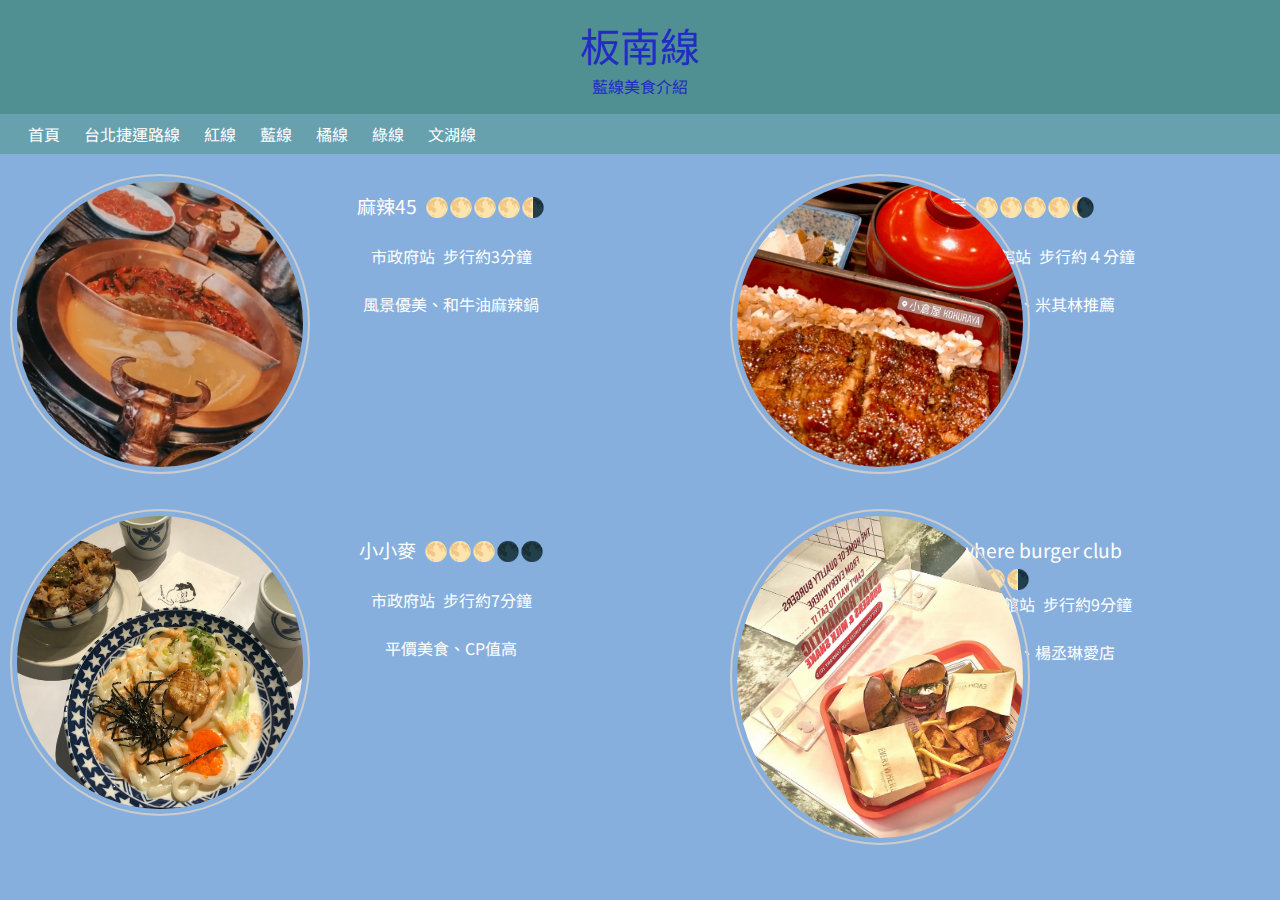
<file: Blueline.html>
<!DOCTYPE html>
<html lang="en">
<head>
    <meta charset="UTF-8">
    <meta http-equiv="X-UA-Compatible" content="IE=edge">
    <meta name="viewport" content="width=device-width, initial-scale=1.0">
    <title>Web</title>
    <meta name="description" content="本網頁推薦約會餐廳">
    <link rel="preconnect" href="https://fonts.googleapis.com"> 
    <link rel="preconnect" href="https://fonts.gstatic.com" crossorigin> 
    <link href="https://fonts.googleapis.com/css2?family=Noto+Sans+TC&display=swap" rel="stylesheet">
    <link rel="stylesheet" href="Redline.css" />
</head>
<body  style="background-color: rgb(135, 175, 221);"  >
    <header>
        <h1 style="color: rgb(33, 44, 195);  text-align: center;" class="headerTitle">板南線</h1>
        <h3 style="color: rgb(33, 44, 195);  text-align: center;" class="headerText">藍線美食介紹</h3>
    </header>
    <nav>
        <ul>
            <li><a href="./home.html">首頁</a></li>
            <li><a href="./metro.html">台北捷運路線</a></li>
            <li><a href="./Redline.html">紅線</a></li>
            <li><a href="#">藍線</a></li>
            <li><a href="./Orange.html">橘線</a></li>
            <li><a href="./Greenline.html">綠線</a></li>
            <li><a href="./Brownline.html">文湖線</a></li>
        </ul>
    </nav>
    <main>
      <section class="left">
        <div class="text">
         <span style="color: white; font-size: larger;">
           <br>麻辣45 &nbsp;🌕🌕🌕🌕🌗<br>
         </span>
         <br>
         <p>市政府站 &nbsp;步行約3分鐘</p>
         <br>
         <p>風景優美、和牛油麻辣鍋</p>

         <br><br><br><br><br><br><br><br>
         <span style="color: white; font-size: larger;">
           <br>小小麥 &nbsp;🌕🌕🌕🌑🌑<br>
          </span>
          <br>
          <p>市政府站 &nbsp;步行約7分鐘</p>
          <br>
          <p>平價美食、CP值高</p>
       </div>
     </section>
     <section class="right">
       <div class="text2">
         <span style="color: white; font-size: larger;">
           <br>小倉屋 &nbsp;🌕🌕🌕🌕🌘<br>
         </span>
         <br>
         <p>國父紀念館站 &nbsp;步行約４分鐘</p>
         <br>
         <p>日式建築、米其林推薦</p>

         <br><br><br><br><br><br><br><br>
         <span style="color: white; font-size: larger;">
           <br>Everywhere burger club &nbsp;&nbsp;&nbsp;   🌕🌕🌕🌕🌗<br>
          </span>
         <p>國父紀念館站 &nbsp;步行約9分鐘</p>
         <br>
         <p>美式裝潢、楊丞琳愛店</p>
     </div>
     </section>
      <section class="pic">
            <div class="container">
                <div class="card">
                  <img src="./photo/麻辣45.jpg" style="border:2px #ccc solid;padding:5px; " alt="">
                  <div class="info">
                    <input type="button" value="viewmore" onclick="location.href='https://www.mala45.com.tw/'">      
                    <p>麻辣45</p>
                  </div>
                </div>
                
                <div class="card">
                  <img src="./photo/小倉屋.jpg" style="border:2px #ccc solid;padding:5px; margin-left: 400px;" alt="">
                  <div class="info" style="margin-left: 400px;">
                    <input type="button" value="viewmore" onclick="location.href='https://kokuraya.wixsite.com/mysite/blank'">                          <p>小倉屋</p>
                  </div>
                </div>
                
                <div class="card">
                  <img src="./photo/小小麥.png" style="border:2px #ccc solid;padding:5px; "alt="">
                  <div class="info">
                    <input type="button" value="viewmore" onclick="location.href='https://www.facebook.com/komgui.tpe/'">                          <p>小小麥</p>
                  </div>
                </div>
    
                <div class="card">
                    <img src="./photo/everywherebugerclub.JPG" style="border:2px #ccc solid;padding:5px; margin-left: 400px;"alt="">
                    <div class="info"style="margin-left: 400px;">
                      <input type="button" value="viewmore" onclick="location.href='https://www.facebook.com/everywherebc/'">                            <p>everywherebugerclub</p>
                    </div>
                </div>
      </section>   
    </body>   
  
</body>
</file>
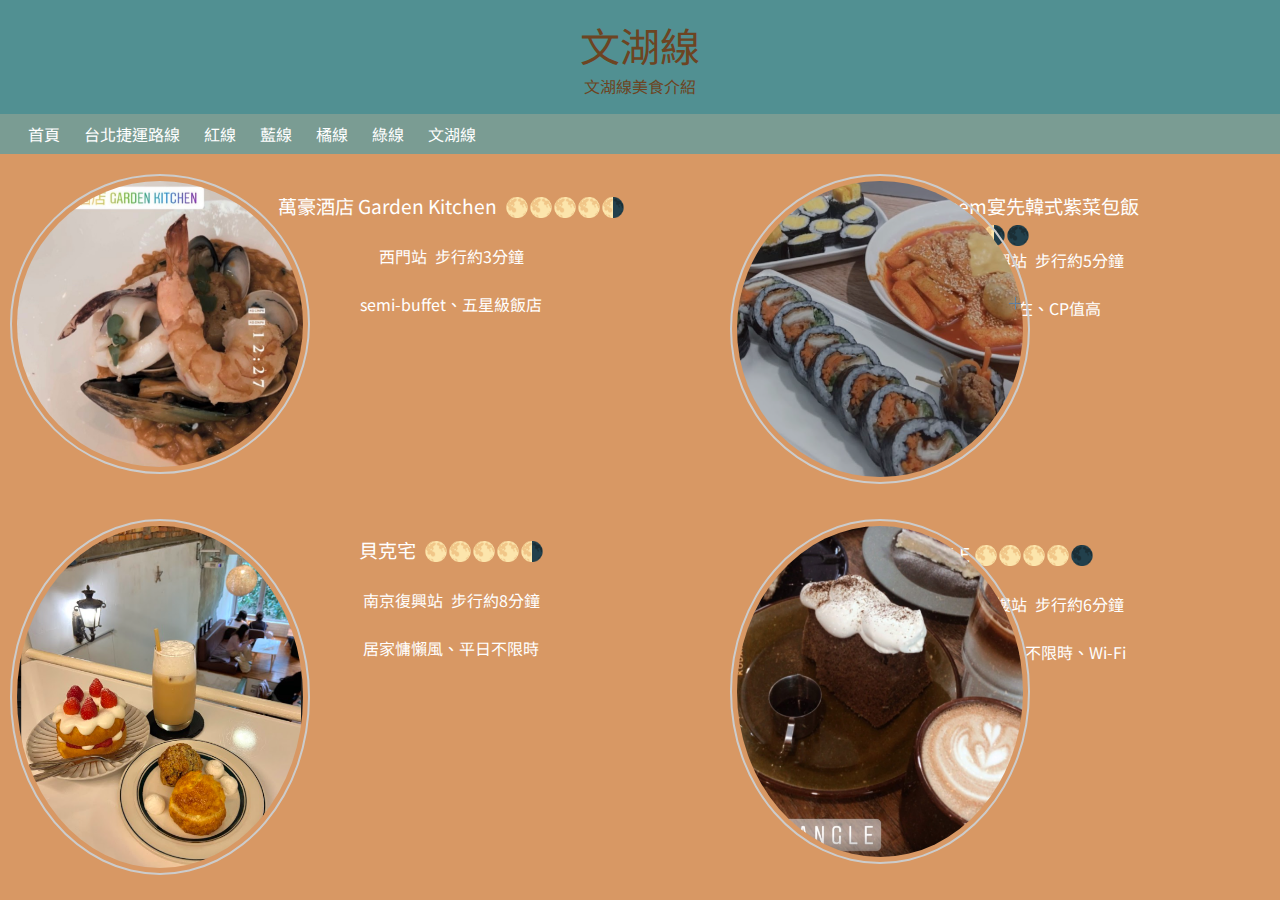
<file: Brownline.html>
<!DOCTYPE html>
<html lang="en">
<head>
    <meta charset="UTF-8">
    <meta http-equiv="X-UA-Compatible" content="IE=edge">
    <meta name="viewport" content="width=device-width, initial-scale=1.0">
    <title>Web</title>
    <meta name="description" content="本網頁推薦約會餐廳">
    <link rel="preconnect" href="https://fonts.googleapis.com"> 
    <link rel="preconnect" href="https://fonts.gstatic.com" crossorigin> 
    <link href="https://fonts.googleapis.com/css2?family=Noto+Sans+TC&display=swap" rel="stylesheet">
    <link rel="stylesheet" href="Redline.css" />
</head>
<body  style="background-color: rgb(216, 152, 100);"  >
    <header>
        <h1 style="color: rgb(109, 68, 34);  text-align: center;" class="headerTitle">文湖線</h1>
        <h3 style="color: rgb(109, 68, 34);  text-align: center;" class="headerText">文湖線美食介紹</h3>
    </header>
    <nav>
        <ul>
            <li><a href="./home.html">首頁</a></li>
            <li><a href="./metro.html">台北捷運路線</a></li>
            <li><a href="./Redline.html">紅線</a></li>
            <li><a href="./Blueline.html">藍線</a></li>
            <li><a href="./Orange.html">橘線</a></li>
            <li><a href="./Greenline.html">綠線</a></li>
            <li><a href="#">文湖線</a></li>
        </ul>
    </nav>
    <body>
      <main>
        <section class="left">
          <div class="text">
           <span style="color: white; font-size: larger;">
             <br>萬豪酒店 Garden Kitchen &nbsp;🌕🌕🌕🌕🌗<br>
           </span>
           <br>
           <p>西門站 &nbsp;步行約3分鐘</p>
           <br>
           <p>semi-buffet、五星級飯店</p>
  
           <br><br><br><br><br><br><br><br>
           <span style="color: white; font-size: larger;">
             <br>貝克宅 &nbsp;🌕🌕🌕🌕🌗<br>
            </span>
            <br>
            <p>南京復興站 &nbsp;步行約8分鐘</p>
            <br>
            <p>居家慵懶風、平日不限時</p>
         </div>
       </section>
       <section class="right">
         <div class="text2">
           <span style="color: white; font-size: larger;">
             <br>Yumsem宴先韓式紫菜包飯 <br> 🌕🌕🌕🌗🌑<br>
           </span>
           <p>忠孝復興站 &nbsp;步行約5分鐘</p>
           <br>
           <p>用料實在、CP值高</p>
  
           <br><br><br><br><br><br><br><br>
           <span style="color: white; font-size: larger;">
             <br>ANGLE 🌕🌕🌕🌕🌑<br>
            </span>
            <br>
           <p>科技大樓站 &nbsp;步行約6分鐘</p>
           <br>
           <p>採光明亮、不限時、Wi-Fi</p>
       </div>
       </section>
      <section class="pic">
        <div class="container">
            <div class="card">
              <img src="./photo/萬豪酒店 garden kitchen.jpg" style="border:2px #ccc solid;padding:5px; " alt="">
              <div class="info">
                <input type="button" value="viewmore" onclick="location.href='https://www.taipeimarriott.com.tw/'">                 
                <p>萬豪酒店</p>
              </div>
            </div>
            
            <div class="card">
              <img src="./photo/宴先.png" style="border:2px #ccc solid;padding:5px; margin-left: 400px;" alt="">
              <div class="info" style="margin-left: 400px;">
                <input type="button" value="viewmore" onclick="location.href='https://www.facebook.com/YumsemGimbaptw/'">                 
                <p>Yumsem宴先韓式紫菜包飯</p>
              </div>
            </div>
            
            <div class="card">
              <img src="./photo/貝克宅.png " style="border:2px #ccc solid;padding:5px; "alt="">
              <div class="info">
                <input type="button" value="viewmore" onclick="location.href='https://www.facebook.com/wilbeckerhome/'">                 
                <p>貝克宅</p>
              </div>
            </div>

            <div class="card">
                <img src="./photo/angle (2).png" style="border:2px #ccc solid;padding:5px; margin-left: 400px;" alt="">
                <div class="info" style="margin-left: 400px;">
                  <input type="button" value="viewmore" onclick="location.href='https://www.facebook.com/AngleCafe/'">                   
                  <p>angle</p>
                </div>
              </div>
        </div>
      </section>
      </main>

    </body>
</file>
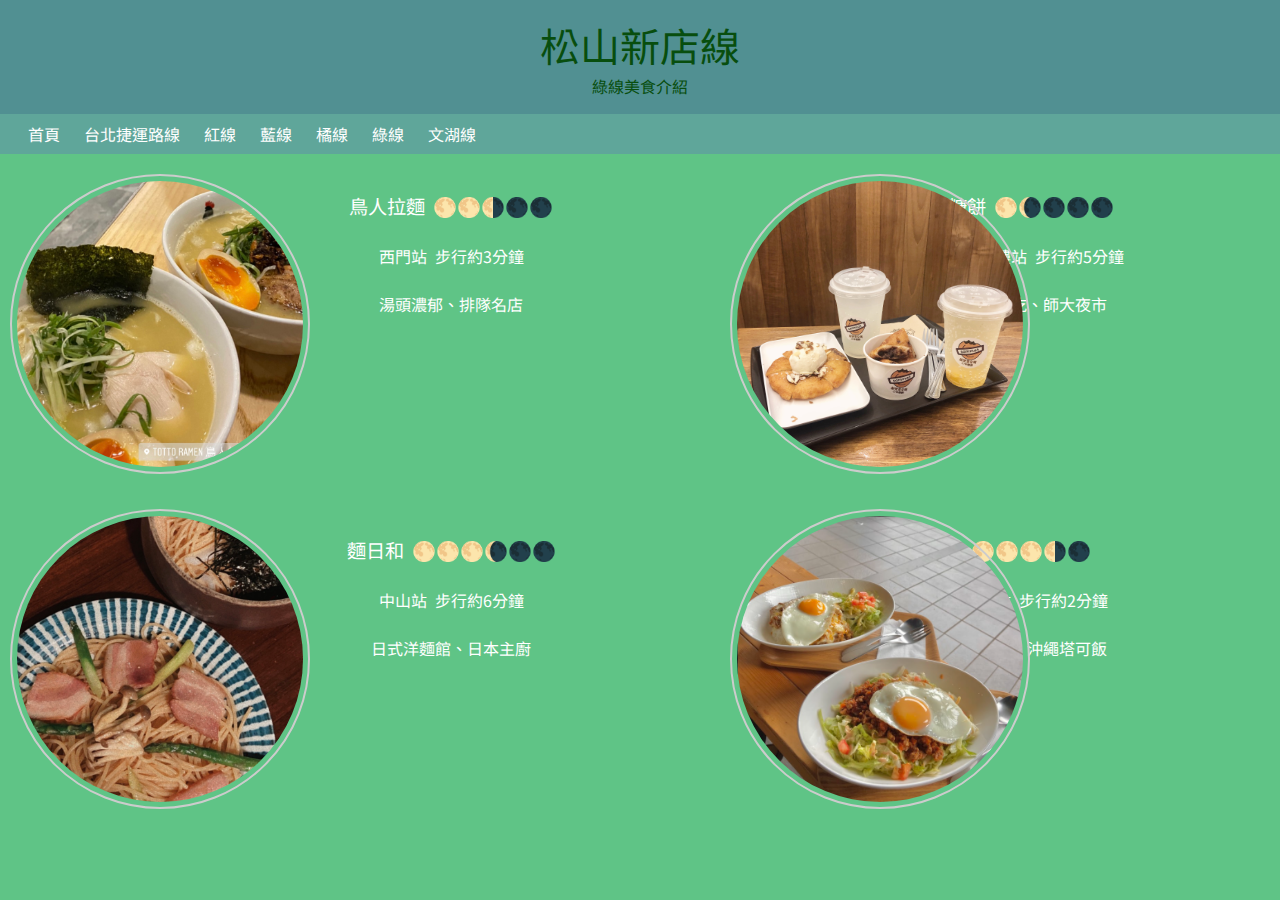
<file: Greenline.html>
<!DOCTYPE html>
<html lang="en">
<head>
    <meta charset="UTF-8">
    <meta http-equiv="X-UA-Compatible" content="IE=edge">
    <meta name="viewport" content="width=device-width, initial-scale=1.0">
    <title>Web</title>
    <meta name="description" content="本網頁推薦約會餐廳">
    <link rel="preconnect" href="https://fonts.googleapis.com"> 
    <link rel="preconnect" href="https://fonts.gstatic.com" crossorigin> 
    <link href="https://fonts.googleapis.com/css2?family=Noto+Sans+TC&display=swap" rel="stylesheet">
    <link rel="stylesheet" href="Redline.css" />
</head>
<body  style="background-color: rgb(95, 196, 134);"  >
    <header>
        <h1 style="color: rgb(8, 78, 14);  text-align: center;" class="headerTitle">松山新店線</h1>
        <h3 style="color: rgb(8, 78, 14);  text-align: center;" class="headerText">綠線美食介紹</h3>
    </header>
    <nav>
        <ul>
            <li><a href="./home.html">首頁</a></li>
            <li><a href="./metro.html">台北捷運路線</a></li>
            <li><a href="./Redline.html">紅線</a></li>
            <li><a href="./Blueline.html">藍線</a></li>
            <li><a href="./Orange.html">橘線</a></li>
            <li><a href="#">綠線</a></li>
            <li><a href="./Brownline.html">文湖線</a></li>
        </ul>
    </nav>
    <body>
      <main>
        <section class="left">
          <div class="text">
           <span style="color: white; font-size: larger;">
             <br>鳥人拉麵 &nbsp;🌕🌕🌗🌑🌑<br>
           </span>
           <br>
           <p>西門站 &nbsp;步行約3分鐘</p>
           <br>
           <p>湯頭濃郁、排隊名店</p>
  
           <br><br><br><br><br><br><br><br>
           <span style="color: white; font-size: larger;">
             <br>麵日和 &nbsp;🌕🌕🌕🌘🌑🌑<br>
            </span>
            <br>
            <p>中山站 &nbsp;步行約6分鐘</p>
            <br>
            <p>日式洋麵館、日本主廚</p>
         </div>
       </section>
       <section class="right">
         <div class="text2">
           <span style="color: white; font-size: larger;">
             <br>三味糖餅 &nbsp;🌕🌘🌑🌑🌑<br>
           </span>
           <br>
           <p>台電大樓站 &nbsp;步行約5分鐘</p>
           <br>
           <p>韓國小吃、師大夜市</p>
  
           <br><br><br><br><br><br><br><br>
           <span style="color: white; font-size: larger;">
             <br>咖啡や 🌕🌕🌕🌗🌑<br>
            </span>
            <br>
           <p>松山站 &nbsp;步行約2分鐘</p>
           <br>
           <p>不限時、沖繩塔可飯</p>
       </div>
       </section>
      <section class="pic">
        <div class="container">
            <div class="card">
              <img src="./photo/鳥人拉麵.jpg" style="border:2px #ccc solid;padding:5px; " alt="">
              <div class="info">
                <input type="button" value="viewmore" onclick="location.href='https://www.facebook.com/tottoramen.tw/'"> 
                <p>鳥人拉麵</p>
              </div>
            </div>
            
            <div class="card">
              <img src="./photo/三味糖餅.JPG" style="border:2px #ccc solid;padding:5px; margin-left: 400px;" alt="">
              <div class="info" style="margin-left: 400px">
                <input type="button" value="viewmore" onclick="location.href='https://www.facebook.com/%E4%B8%89%E5%91%B3%E7%B3%96%E9%A4%85-sammattw-293865801423165/'"> 
                <p>三味糖餅</p>
              </div>
            </div>
            
            <div class="card">
              <img src="./photo/麵日和.jpg" style="border:2px #ccc solid;padding:5px; "alt="">
              <div class="info">
                <input type="button" value="viewmore" onclick="location.href='https://www.facebook.com/menbiyoritaipei/'"> 
                <p>麵日和</p>
              </div>
            </div>

            <div class="card">
                <img src="./photo/綠.png" style="border:2px #ccc solid;padding:5px; margin-left: 400px;"alt="">
                <div class="info"style="margin-left: 400px;">
                  <input type="button" value="viewmore" onclick="location.href='https://www.facebook.com/tw.coffeeya/'"> 
                  <p>咖啡や</p>
                </div>
              </div>
        </section>
      </main>
    </body>
</file>
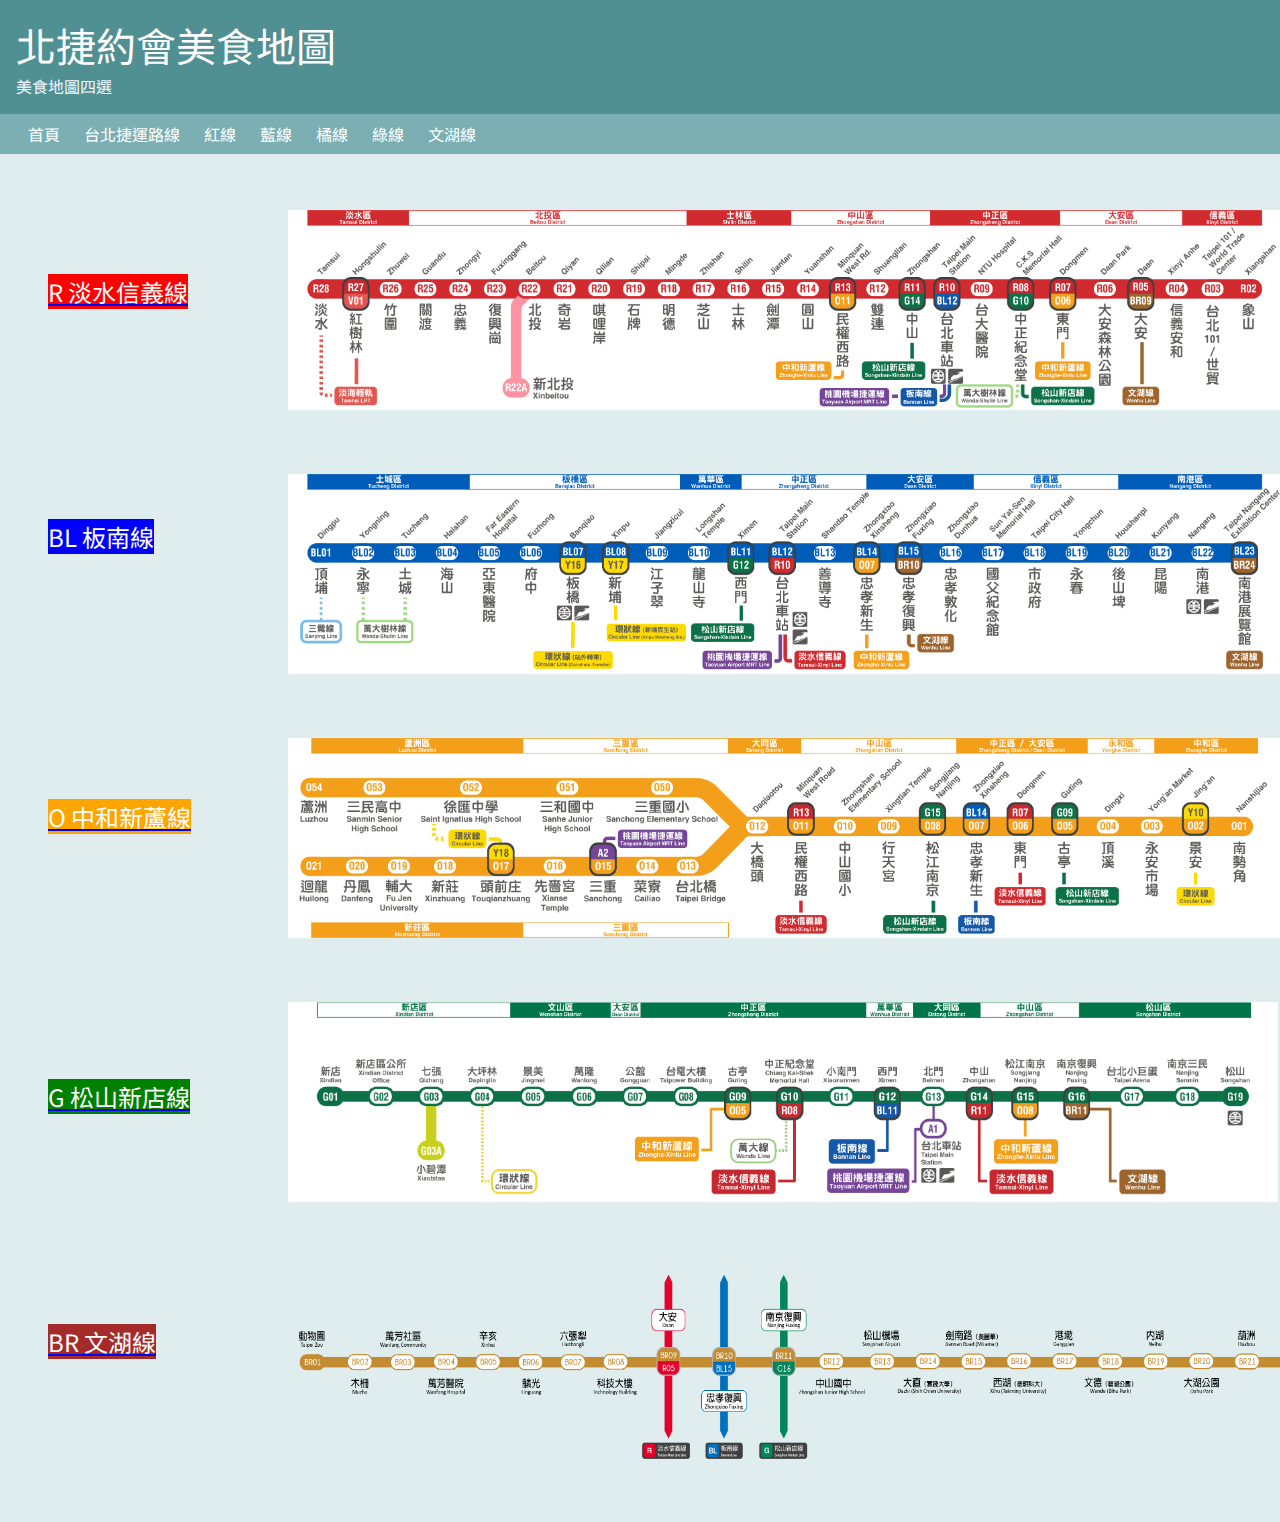
<file: metro.html>
<!DOCTYPE html>
<html lang="en">
<head>
    <meta charset="UTF-8">
    <meta http-equiv="X-UA-Compatible" content="IE=edge">
    <meta name="viewport" content="width=device-width, initial-scale=1.0">
    <title>Web</title>
    <meta name="description" content="本網頁推薦約會餐廳">
    <link rel="preconnect" href="https://fonts.googleapis.com"> 
    <link rel="preconnect" href="https://fonts.gstatic.com" crossorigin> 
    <link href="https://fonts.googleapis.com/css2?family=Noto+Sans+TC&display=swap" rel="stylesheet">
    <link rel="stylesheet" href="./style2.css" />
</head>
<body style="background-color: rgba(215, 232, 235, 0.8);">
    <header>
        <h1  class="headerTitle" style="color:white;">北捷約會美食地圖</h1>
        <h3 class="headerText">美食地圖四選</h3>  
    </header>
    <nav>
        <ul>
            <li><a href="./home.html">首頁</a></li>
            <li><a href="#">台北捷運路線</a></li>
            <li><a href="./Redline.html">紅線</a></li>
            <li><a href="./Blueline.html">藍線</a></li>
            <li><a href="./Orange.html">橘線</a></li>
            <li><a href="./Greenline.html">綠線</a></li>
            <li><a href="./Brownline.html">文湖線</a></li>
        </ul>
    </nav>
    <main>
        <section class="left">
            <br><br><br>
            <p><a href="Redline.html" target="_blank">
                    <span style="color:white">
                        <span style="background-color:red">R 淡水信義線</span>
                    </span>
                </a>
                <br><br><br><br><br><br><br>
                <a href="Blueline.html" target="_blank">
                    <span style="color:white">
                        <span style="background-color:blue">BL 板南線</span>
                    </span>
                </a>
                <br><br><br><br><br><br><br><br>
                <a href="Orange.html" target="_blank">
                    <span style="color:white">
                        <span style="background-color:orange">O 中和新蘆線</span>
                    </span>
                </a>
                <br><br><br><br><br><br><br><br>
                <a href="Greenline.html" target="_blank">
                    <span style="color:white">
                        <span style="background-color:green">G 松山新店線</span>
                    </span>
                </a>
                <br><br><br><br><br><br><br>
                <a href="Brownline.html" target="_blank">
                    <span style="color:white">
                        <span style="background-color:brown">BR 文湖線</span>
                    </span>
                </a>
            </p>
        </section>
        <section class="right">
            <p>
                <img src="./image/red.png" height="200">
            </p>
            <p>
                <img src="./image/blue.png" height="200">
            </p>
            <p>
                <img src="./image/orange.png" height="200">
            </p>
            <p>
                <img src="./image/green.png" height="200">
            </p>
            <p>
                <img src="./image/brown.png" height="200" width="1150">
            </p>

        </section>
    </main>
    
</body>
</html>
</file>
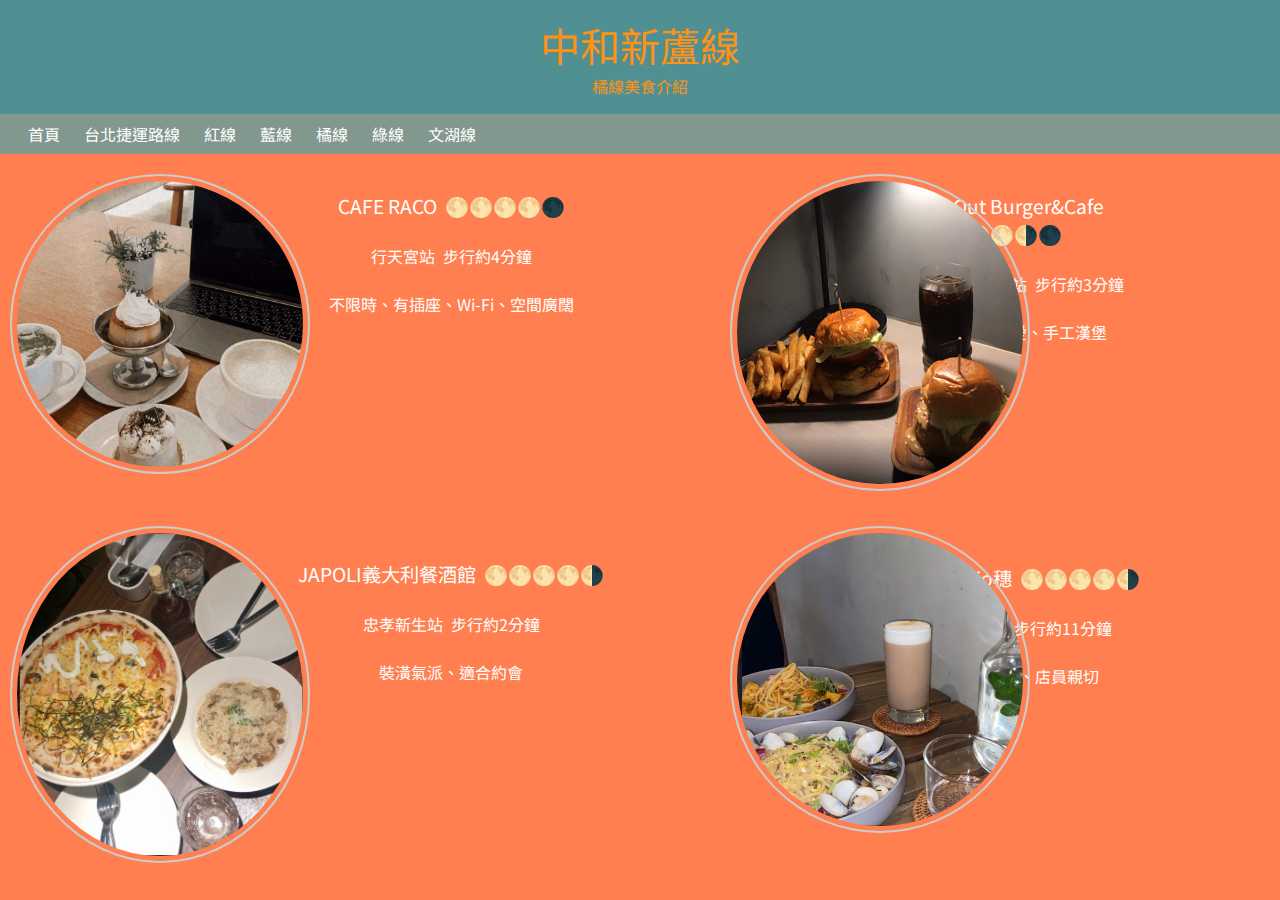
<file: Orange.html>
<!DOCTYPE html>
<html lang="en">
<head>
    <meta charset="UTF-8">
    <meta http-equiv="X-UA-Compatible" content="IE=edge">
    <meta name="viewport" content="width=device-width, initial-scale=1.0">
    <title>Web</title>
    <meta name="description" content="本網頁推薦約會餐廳">
    <link rel="preconnect" href="https://fonts.googleapis.com"> 
    <link rel="preconnect" href="https://fonts.gstatic.com" crossorigin> 
    <link href="https://fonts.googleapis.com/css2?family=Noto+Sans+TC&display=swap" rel="stylesheet">
    <link rel="stylesheet" href="Redline.css" />
</head>
<body  style="background-color: coral;"  >
    <header>
        <h1 style="color: rgb(255, 146, 21); text-align: center;" class="headerTitle">中和新蘆線</h1>
        <h3 style="color: rgb(255, 146, 21);  text-align: center;" class="headerText">橘線美食介紹</h3>
    </header>
    <nav>
        <ul >
            <li><a href="./home.html">首頁</a></li>
            <li><a href="./metro.html">台北捷運路線</a></li>
            <li><a href="./Redline.html">紅線</a></li>
            <li><a href="./Blueline.html">藍線</a></li>
            <li><a href="#">橘線</a></li>
            <li><a href="./Greenline.html">綠線</a></li>
            <li><a href="./Brownline.html">文湖線</a></li>
        </ul>
    </nav>
    <main>
      <section class="left">
         <div class="text">
          <span style="color: white; font-size: larger;">
            <br>CAFE RACO &nbsp;🌕🌕🌕🌕🌑<br>
          </span>
          <br>
          <p>行天宮站 &nbsp;步行約4分鐘</p>
          <br>
          <p>不限時、有插座、Wi-Fi、空間廣闊</p>

          <br><br><br><br><br><br><br><br><br>
          <span style="color: white; font-size: larger;">
            <br>JAPOLI義大利餐酒館 &nbsp;🌕🌕🌕🌕🌗<br>
           </span>
           <br>
          <p>忠孝新生站 &nbsp;步行約2分鐘</p>
          <br>
          <p>裝潢氣派、適合約會</p>
        </div>
      </section>
      <section class="right">
        <div class="text2">
          <span style="color: white; font-size: larger;">
            <br>TakeOut Burger&Cafe &nbsp;&nbsp;&nbsp;&nbsp;&nbsp;&nbsp;&nbsp;&nbsp;🌕🌕🌕🌗🌑<br>
          </span>
          <br>
          <p>民權西路站 &nbsp;步行約3分鐘</p>
          <br>
          <p>店貓可愛、手工漢堡</p>

          <br><br><br><br><br><br><br><br>
          <span style="color: white; font-size: larger;">
            <br>suistudio穗 &nbsp;🌕🌕🌕🌕🌗<br>
           </span>
           <br>
          <p>三重站 &nbsp;步行約11分鐘</p>
          <br>
          <p>工業風、店員親切</p>
      </div>
      </section>
    
    <section class="pic">
  
        <div class="container">
            <div class="card">
              <img src="./photo/raco cafe.JPG" style="border:2px #ccc solid;padding:5px; " alt="">
              <div class="info">
                    <input type="button" value="viewmore" onclick="location.href='https://www.facebook.com/CAFERACO/'"> 
                <p>raco cafe</p>
              </div>
            </div>
            
            <div class="card">
              <img src="./photo/takeout (2).png" style="border:2px #ccc solid;padding:5px; margin-left: 400px;" alt="">
              <div class="info" style="margin-left: 400px;">
                <input type="button" value="viewmore" onclick="location.href='https://m.facebook.com/takeoutburger2/'"> 
                <p>takeout</p>
              </div>
            </div>
            
            <div class="card">
              <img src="./photo/JAPOLI.png" style="border:2px #ccc solid;padding:5px; "alt="">
              <div class="info" >
                <input type="button" value="viewmore" onclick="location.href='https://www.facebook.com/japoli.kingsknow/'"> 
                <p>JAPOLI</p>
              </div>
            </div>

            <div class="card">
                <img src="./photo/穗 (3).png" style="border:2px #ccc solid;padding:5px; margin-left: 400px;"alt="">
                <div class="info"style="margin-left: 400px;">
                  <input type="button" value="viewmore" onclick="location.href='https://www.facebook.com/saucebyed/'"> 
                  <p>suistudio穗</p>
                </div>
              </div>
            </div>
        </section>
    </main>
    
    </body>
</file>
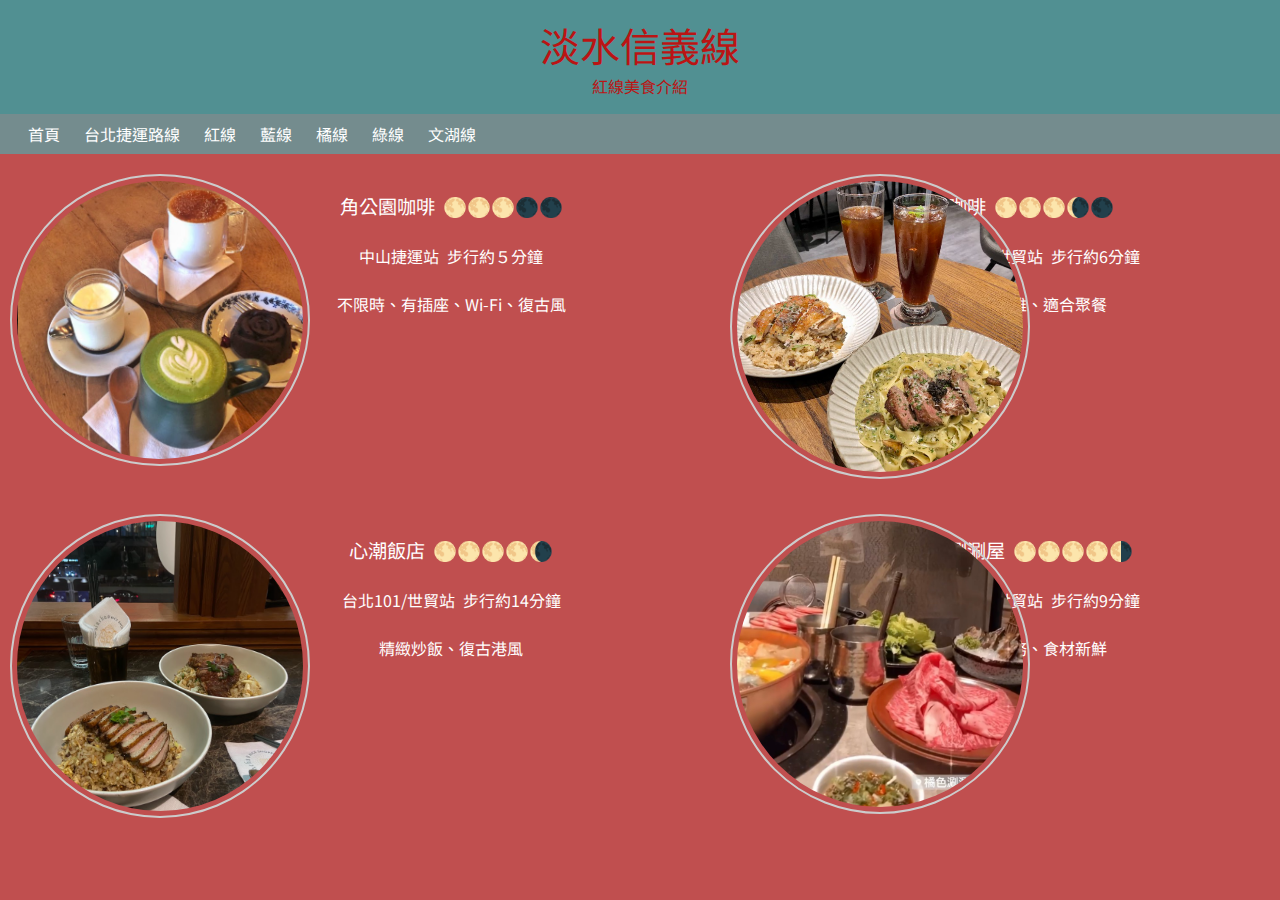
<file: Redline.html>
<!DOCTYPE html>
<html lang="en">
<head>
    <meta charset="UTF-8">
    <meta http-equiv="X-UA-Compatible" content="IE=edge">
    <meta name="viewport" content="width=device-width, initial-scale=1.0">
    <title>Web</title>
    <meta name="description" content="本網頁推薦約會餐廳">
    <link rel="preconnect" href="https://fonts.googleapis.com"> 
    <link rel="preconnect" href="https://fonts.gstatic.com" crossorigin> 
    <link href="https://fonts.googleapis.com/css2?family=Noto+Sans+TC&display=swap" rel="stylesheet">
    <link rel="stylesheet" href="Redline.css" />
</head>
<body  style="background-color: rgb(192, 79, 79);"  >
    <header>
        <h1 style="color: rgb(187, 20, 20); text-align: center;  text-align: center;"  class="headerTitle" >淡水信義線</h1>
        <h3 style="color: rgb(187, 20, 20); text-align: center;  text-align: center;" class="headerText">紅線美食介紹</h3>
    </header>
    <nav>
        <ul >
            <li><a href="./home.html">首頁</a></li>
            <li><a href="./metro.html">台北捷運路線</a></li>
            <li><a href="#">紅線</a></li>
            <li><a href="./Blueline.html">藍線</a></li>
            <li><a href="./Orange.html">橘線</a></li>
            <li><a href="./Greenline.html">綠線</a></li>
            <li><a href="./Brownline.html">文湖線</a></li>
        </ul>
    </nav>
    <main>
      <section class="left">
         <div class="text">
          <span style="color: white; font-size: larger;">
            <br>角公園咖啡 &nbsp;🌕🌕🌕🌑🌑<br>
          </span>
          <br>
          <p>中山捷運站 &nbsp;步行約５分鐘</p>
          <br>
          <p>不限時、有插座、Wi-Fi、復古風</p>

          <br><br><br><br><br><br><br><br>
          <span style="color: white; font-size: larger;">
            <br>心潮飯店 &nbsp;🌕🌕🌕🌕🌘<br>
           </span>
           <br>
          <p>台北101/世貿站 &nbsp;步行約14分鐘</p>
          <br>
          <p>精緻炒飯、復古港風</p>
        </div>
      </section>
      <section class="right">
        <div class="text2">
          <span style="color: white; font-size: larger;">
            <br>黑浮咖啡 &nbsp;🌕🌕🌕🌘🌑<br>
          </span>
          <br>
          <p>台北101/世貿站 &nbsp;步行約6分鐘</p>
          <br>
          <p>裝潢典雅、適合聚餐</p>

          <br><br><br><br><br><br><br><br>
          <span style="color: white; font-size: larger;">
            <br>橘色涮涮屋 &nbsp;🌕🌕🌕🌕🌗<br>
           </span>
           <br>
          <p>台北101/世貿站 &nbsp;步行約9分鐘</p>
          <br>
          <p>桌邊服務、食材新鮮</p>
      </div>
      </section>
    
    <section class="pic">
        <div class="container">
            <div class="card">
              <img src="./photo/角公園 (2).png" style="border:2px #ccc solid;padding:5px; " alt="">
              <div class="info">
                <input type="button" value="viewmore" onclick="location.href='https://www.facebook.com/trianglegardencafe/'">
                <p>角公園咖啡</p>
              </div>
            </div>
            
            <div class="card">
              <img src="./photo/黑浮 (2).png" style="border:2px #ccc solid;padding:5px; margin-left: 400px;" alt="">
              <div class="info" style="margin-left: 400px;">
                <input type="button" value="viewmore" onclick="location.href='https://www.reve-cafe.com/'">
                <p>黑浮</p>
              </div>
            </div>
            
            <div class="card">
              <img src="./photo/心潮.png" style="border:2px #ccc solid;padding:5px; "alt="">
              <div class="info">
                <input type="button" value="viewmore" onclick="location.href='https://www.facebook.com/sinchaoriceshoppe/'">                
                <p>心潮飯店</p>
              </div>
            </div>

            <div class="card">
                <img src="./photo/橘色.jpg" style="border:2px #ccc solid;padding:5px; margin-left: 400px;"alt="">
                <div class="info"style="margin-left: 400px;">
                  <input type="button" value="viewmore" onclick="location.href='https://orangeshabushabu.com/zh-TW'">                  
                  <p>橘色涮涮鍋</p>
                </div>
              </div>
            </div>
    </section>   
  </main>     
              
    </body>
</file>
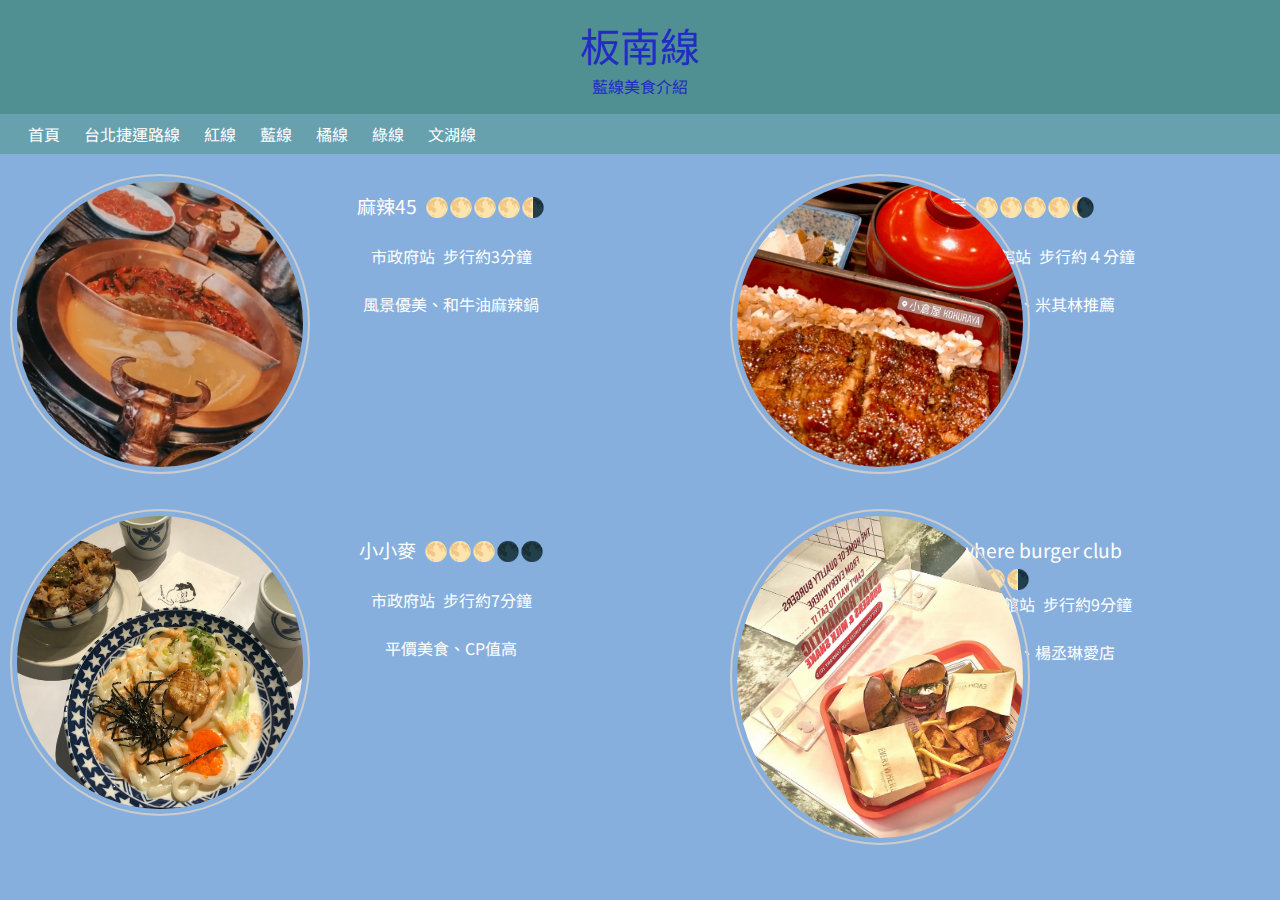
<file: web/Blueline.html>
<!DOCTYPE html>
<html lang="en">
<head>
    <meta charset="UTF-8">
    <meta http-equiv="X-UA-Compatible" content="IE=edge">
    <meta name="viewport" content="width=device-width, initial-scale=1.0">
    <title>Web</title>
    <meta name="description" content="本網頁推薦約會餐廳">
    <link rel="preconnect" href="https://fonts.googleapis.com"> 
    <link rel="preconnect" href="https://fonts.gstatic.com" crossorigin> 
    <link href="https://fonts.googleapis.com/css2?family=Noto+Sans+TC&display=swap" rel="stylesheet">
    <link rel="stylesheet" href="Redline.css" />
</head>
<body  style="background-color: rgb(135, 175, 221);"  >
    <header>
        <h1 style="color: rgb(33, 44, 195);  text-align: center;" class="headerTitle">板南線</h1>
        <h3 style="color: rgb(33, 44, 195);  text-align: center;" class="headerText">藍線美食介紹</h3>
    </header>
    <nav>
        <ul>
            <li><a href="./index.html">首頁</a></li>
            <li><a href="./metro.html">台北捷運路線</a></li>
            <li><a href="./Redline.html">紅線</a></li>
            <li><a href="#">藍線</a></li>
            <li><a href="./Orange.html">橘線</a></li>
            <li><a href="./Greenline.html">綠線</a></li>
            <li><a href="./Brownline.html">文湖線</a></li>
        </ul>
    </nav>
    <main>
      <section class="left">
        <div class="text">
         <span style="color: white; font-size: larger;">
           <br>麻辣45 &nbsp;🌕🌕🌕🌕🌗<br>
         </span>
         <br>
         <p>市政府站 &nbsp;步行約3分鐘</p>
         <br>
         <p>風景優美、和牛油麻辣鍋</p>

         <br><br><br><br><br><br><br><br>
         <span style="color: white; font-size: larger;">
           <br>小小麥 &nbsp;🌕🌕🌕🌑🌑<br>
          </span>
          <br>
          <p>市政府站 &nbsp;步行約7分鐘</p>
          <br>
          <p>平價美食、CP值高</p>
       </div>
     </section>
     <section class="right">
       <div class="text2">
         <span style="color: white; font-size: larger;">
           <br>小倉屋 &nbsp;🌕🌕🌕🌕🌘<br>
         </span>
         <br>
         <p>國父紀念館站 &nbsp;步行約４分鐘</p>
         <br>
         <p>日式建築、米其林推薦</p>

         <br><br><br><br><br><br><br><br>
         <span style="color: white; font-size: larger;">
           <br>Everywhere burger club &nbsp;&nbsp;&nbsp;   🌕🌕🌕🌕🌗<br>
          </span>
         <p>國父紀念館站 &nbsp;步行約9分鐘</p>
         <br>
         <p>美式裝潢、楊丞琳愛店</p>
     </div>
     </section>
      <section class="pic">
            <div class="container">
                <div class="card">
                  <img src="./photo/麻辣45.jpg" style="border:2px #ccc solid;padding:5px; " alt="">
                  <div class="info">
                    <input type="button" value="viewmore" onclick="location.href='https://www.mala45.com.tw/'">      
                    <p>麻辣45</p>
                  </div>
                </div>
                
                <div class="card">
                  <img src="./photo/小倉屋.jpg" style="border:2px #ccc solid;padding:5px; margin-left: 400px;" alt="">
                  <div class="info" style="margin-left: 400px;">
                    <input type="button" value="viewmore" onclick="location.href='https://kokuraya.wixsite.com/mysite/blank'">                          <p>小倉屋</p>
                  </div>
                </div>
                
                <div class="card">
                  <img src="./photo/小小麥.png" style="border:2px #ccc solid;padding:5px; "alt="">
                  <div class="info">
                    <input type="button" value="viewmore" onclick="location.href='https://www.facebook.com/komgui.tpe/'">                          <p>小小麥</p>
                  </div>
                </div>
    
                <div class="card">
                    <img src="./photo/everywherebugerclub.JPG" style="border:2px #ccc solid;padding:5px; margin-left: 400px;"alt="">
                    <div class="info"style="margin-left: 400px;">
                      <input type="button" value="viewmore" onclick="location.href='https://www.facebook.com/everywherebc/'">                            <p>everywherebugerclub</p>
                    </div>
                </div>
      </section>   
    </body>   
  
</body>
</file>
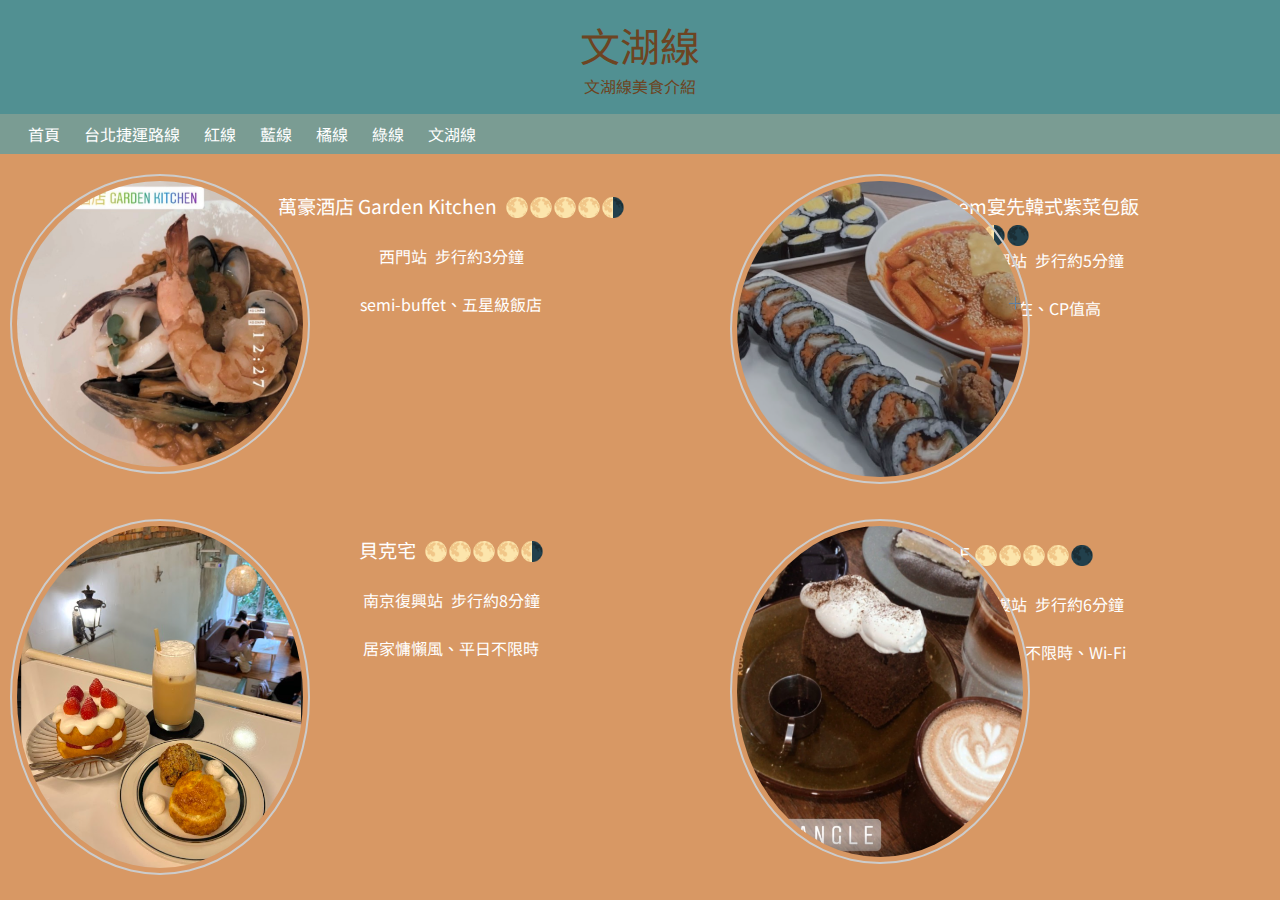
<file: web/Brownline.html>
<!DOCTYPE html>
<html lang="en">
<head>
    <meta charset="UTF-8">
    <meta http-equiv="X-UA-Compatible" content="IE=edge">
    <meta name="viewport" content="width=device-width, initial-scale=1.0">
    <title>Web</title>
    <meta name="description" content="本網頁推薦約會餐廳">
    <link rel="preconnect" href="https://fonts.googleapis.com"> 
    <link rel="preconnect" href="https://fonts.gstatic.com" crossorigin> 
    <link href="https://fonts.googleapis.com/css2?family=Noto+Sans+TC&display=swap" rel="stylesheet">
    <link rel="stylesheet" href="Redline.css" />
</head>
<body  style="background-color: rgb(216, 152, 100);"  >
    <header>
        <h1 style="color: rgb(109, 68, 34);  text-align: center;" class="headerTitle">文湖線</h1>
        <h3 style="color: rgb(109, 68, 34);  text-align: center;" class="headerText">文湖線美食介紹</h3>
    </header>
    <nav>
        <ul>
            <li><a href="./index.html">首頁</a></li>
            <li><a href="./metro.html">台北捷運路線</a></li>
            <li><a href="./Redline.html">紅線</a></li>
            <li><a href="./Blueline.html">藍線</a></li>
            <li><a href="./Orange.html">橘線</a></li>
            <li><a href="./Greenline.html">綠線</a></li>
            <li><a href="#">文湖線</a></li>
        </ul>
    </nav>
    <body>
      <main>
        <section class="left">
          <div class="text">
           <span style="color: white; font-size: larger;">
             <br>萬豪酒店 Garden Kitchen &nbsp;🌕🌕🌕🌕🌗<br>
           </span>
           <br>
           <p>西門站 &nbsp;步行約3分鐘</p>
           <br>
           <p>semi-buffet、五星級飯店</p>
  
           <br><br><br><br><br><br><br><br>
           <span style="color: white; font-size: larger;">
             <br>貝克宅 &nbsp;🌕🌕🌕🌕🌗<br>
            </span>
            <br>
            <p>南京復興站 &nbsp;步行約8分鐘</p>
            <br>
            <p>居家慵懶風、平日不限時</p>
         </div>
       </section>
       <section class="right">
         <div class="text2">
           <span style="color: white; font-size: larger;">
             <br>Yumsem宴先韓式紫菜包飯 <br> 🌕🌕🌕🌗🌑<br>
           </span>
           <p>忠孝復興站 &nbsp;步行約5分鐘</p>
           <br>
           <p>用料實在、CP值高</p>
  
           <br><br><br><br><br><br><br><br>
           <span style="color: white; font-size: larger;">
             <br>ANGLE 🌕🌕🌕🌕🌑<br>
            </span>
            <br>
           <p>科技大樓站 &nbsp;步行約6分鐘</p>
           <br>
           <p>採光明亮、不限時、Wi-Fi</p>
       </div>
       </section>
      <section class="pic">
        <div class="container">
            <div class="card">
              <img src="./photo/萬豪酒店 garden kitchen.jpg" style="border:2px #ccc solid;padding:5px; " alt="">
              <div class="info">
                <input type="button" value="viewmore" onclick="location.href='https://www.taipeimarriott.com.tw/'">                 
                <p>萬豪酒店</p>
              </div>
            </div>
            
            <div class="card">
              <img src="./photo/宴先.png" style="border:2px #ccc solid;padding:5px; margin-left: 400px;" alt="">
              <div class="info" style="margin-left: 400px;">
                <input type="button" value="viewmore" onclick="location.href='https://www.facebook.com/YumsemGimbaptw/'">                 
                <p>Yumsem宴先韓式紫菜包飯</p>
              </div>
            </div>
            
            <div class="card">
              <img src="./photo/貝克宅.png " style="border:2px #ccc solid;padding:5px; "alt="">
              <div class="info">
                <input type="button" value="viewmore" onclick="location.href='https://www.facebook.com/wilbeckerhome/'">                 
                <p>貝克宅</p>
              </div>
            </div>

            <div class="card">
                <img src="./photo/angle (2).png" style="border:2px #ccc solid;padding:5px; margin-left: 400px;" alt="">
                <div class="info" style="margin-left: 400px;">
                  <input type="button" value="viewmore" onclick="location.href='https://www.facebook.com/AngleCafe/'">                   
                  <p>angle</p>
                </div>
              </div>
        </div>
      </section>
      </main>

    </body>
</file>
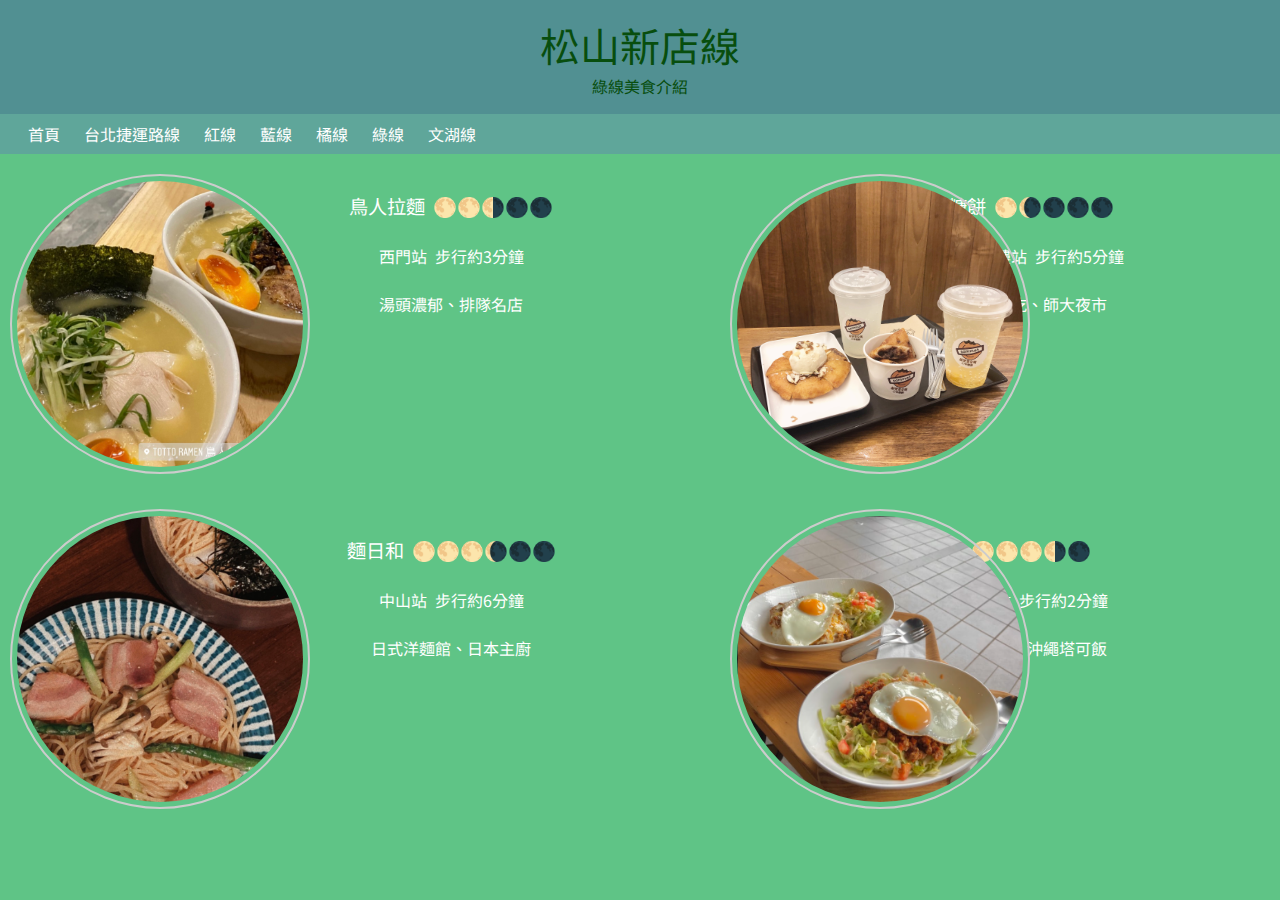
<file: web/Greenline.html>
<!DOCTYPE html>
<html lang="en">
<head>
    <meta charset="UTF-8">
    <meta http-equiv="X-UA-Compatible" content="IE=edge">
    <meta name="viewport" content="width=device-width, initial-scale=1.0">
    <title>Web</title>
    <meta name="description" content="本網頁推薦約會餐廳">
    <link rel="preconnect" href="https://fonts.googleapis.com"> 
    <link rel="preconnect" href="https://fonts.gstatic.com" crossorigin> 
    <link href="https://fonts.googleapis.com/css2?family=Noto+Sans+TC&display=swap" rel="stylesheet">
    <link rel="stylesheet" href="Redline.css" />
</head>
<body  style="background-color: rgb(95, 196, 134);"  >
    <header>
        <h1 style="color: rgb(8, 78, 14);  text-align: center;" class="headerTitle">松山新店線</h1>
        <h3 style="color: rgb(8, 78, 14);  text-align: center;" class="headerText">綠線美食介紹</h3>
    </header>
    <nav>
        <ul>
            <li><a href="./index.html">首頁</a></li>
            <li><a href="./metro.html">台北捷運路線</a></li>
            <li><a href="./Redline.html">紅線</a></li>
            <li><a href="./Blueline.html">藍線</a></li>
            <li><a href="./Orange.html">橘線</a></li>
            <li><a href="#">綠線</a></li>
            <li><a href="./Brownline.html">文湖線</a></li>
        </ul>
    </nav>
    <body>
      <main>
        <section class="left">
          <div class="text">
           <span style="color: white; font-size: larger;">
             <br>鳥人拉麵 &nbsp;🌕🌕🌗🌑🌑<br>
           </span>
           <br>
           <p>西門站 &nbsp;步行約3分鐘</p>
           <br>
           <p>湯頭濃郁、排隊名店</p>
  
           <br><br><br><br><br><br><br><br>
           <span style="color: white; font-size: larger;">
             <br>麵日和 &nbsp;🌕🌕🌕🌘🌑🌑<br>
            </span>
            <br>
            <p>中山站 &nbsp;步行約6分鐘</p>
            <br>
            <p>日式洋麵館、日本主廚</p>
         </div>
       </section>
       <section class="right">
         <div class="text2">
           <span style="color: white; font-size: larger;">
             <br>三味糖餅 &nbsp;🌕🌘🌑🌑🌑<br>
           </span>
           <br>
           <p>台電大樓站 &nbsp;步行約5分鐘</p>
           <br>
           <p>韓國小吃、師大夜市</p>
  
           <br><br><br><br><br><br><br><br>
           <span style="color: white; font-size: larger;">
             <br>咖啡や 🌕🌕🌕🌗🌑<br>
            </span>
            <br>
           <p>松山站 &nbsp;步行約2分鐘</p>
           <br>
           <p>不限時、沖繩塔可飯</p>
       </div>
       </section>
      <section class="pic">
        <div class="container">
            <div class="card">
              <img src="./photo/鳥人拉麵.jpg" style="border:2px #ccc solid;padding:5px; " alt="">
              <div class="info">
                <input type="button" value="viewmore" onclick="location.href='https://www.facebook.com/tottoramen.tw/'"> 
                <p>鳥人拉麵</p>
              </div>
            </div>
            
            <div class="card">
              <img src="./photo/三味糖餅.JPG" style="border:2px #ccc solid;padding:5px; margin-left: 400px;" alt="">
              <div class="info" style="margin-left: 400px">
                <input type="button" value="viewmore" onclick="location.href='https://www.facebook.com/%E4%B8%89%E5%91%B3%E7%B3%96%E9%A4%85-sammattw-293865801423165/'"> 
                <p>三味糖餅</p>
              </div>
            </div>
            
            <div class="card">
              <img src="./photo/麵日和.jpg" style="border:2px #ccc solid;padding:5px; "alt="">
              <div class="info">
                <input type="button" value="viewmore" onclick="location.href='https://www.facebook.com/menbiyoritaipei/'"> 
                <p>麵日和</p>
              </div>
            </div>

            <div class="card">
                <img src="./photo/綠.png" style="border:2px #ccc solid;padding:5px; margin-left: 400px;"alt="">
                <div class="info"style="margin-left: 400px;">
                  <input type="button" value="viewmore" onclick="location.href='https://www.facebook.com/tw.coffeeya/'"> 
                  <p>咖啡や</p>
                </div>
              </div>
        </section>
      </main>
    </body>
</file>
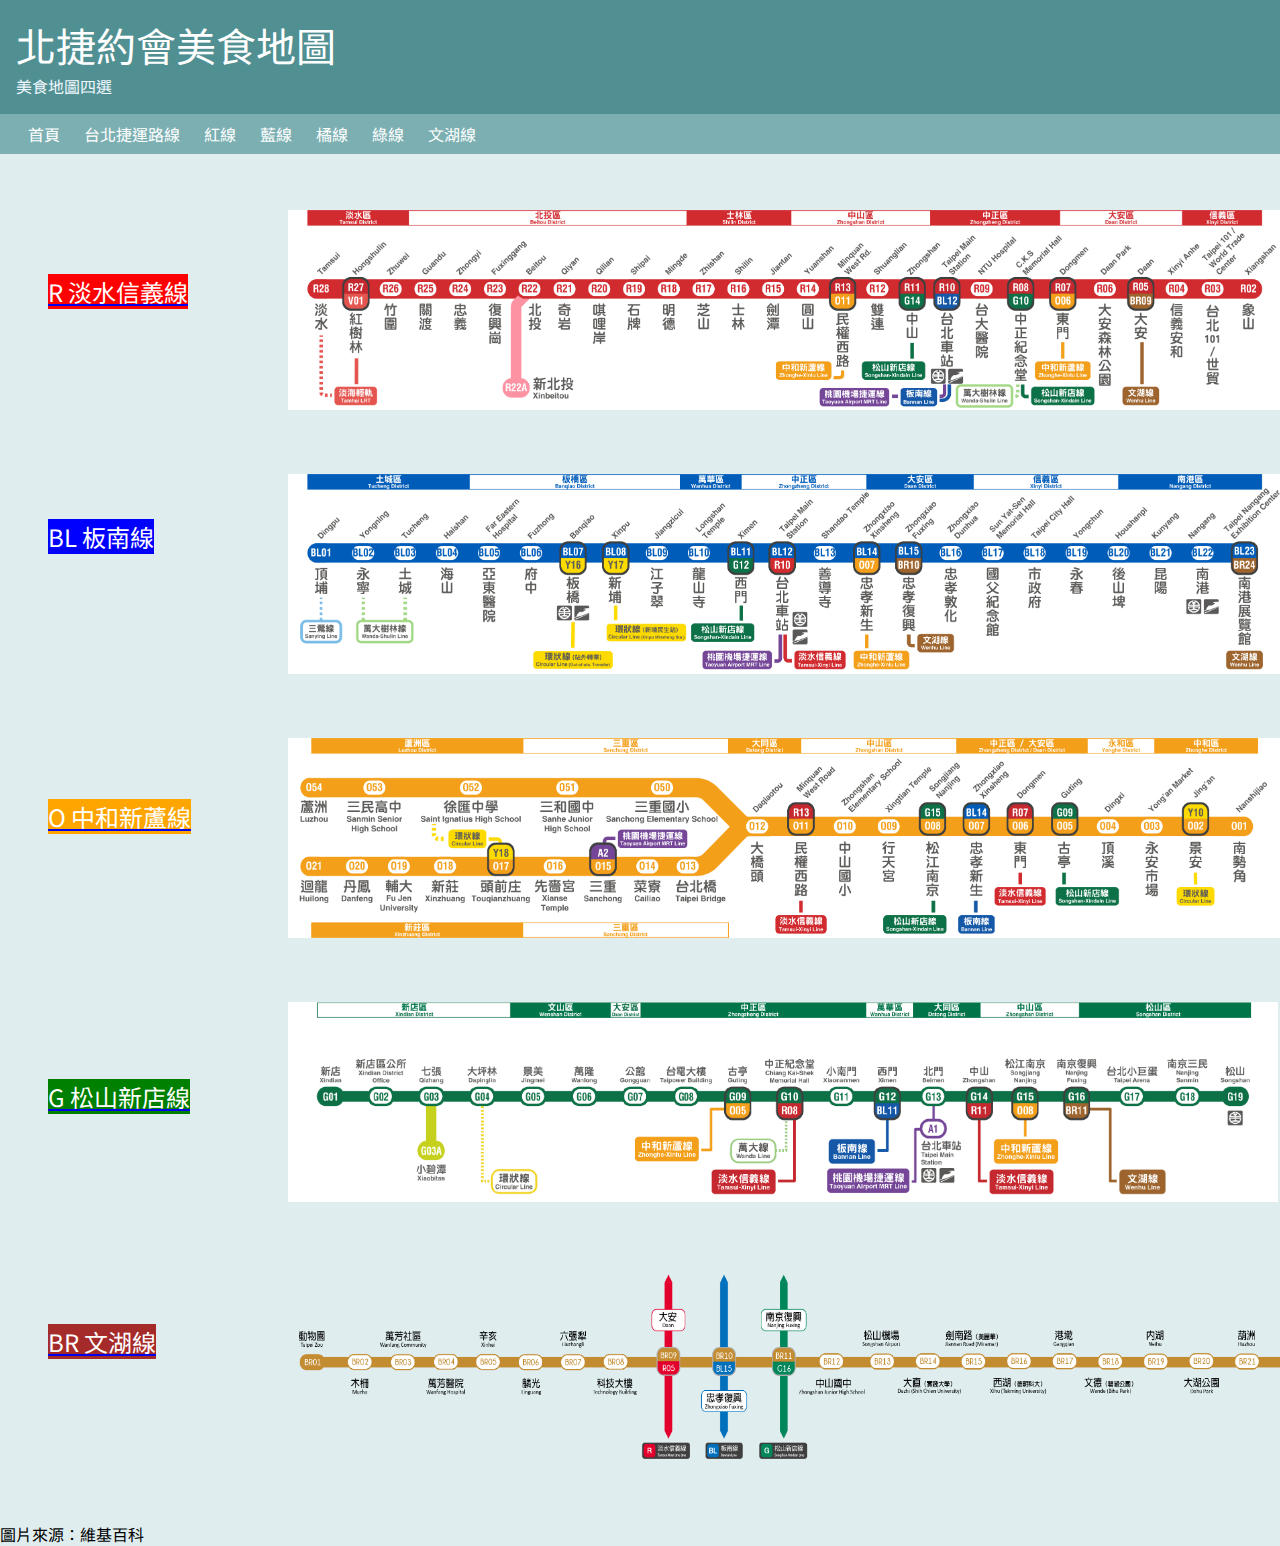
<file: web/metro.html>
<!DOCTYPE html>
<html lang="en">
<head>
    <meta charset="UTF-8">
    <meta http-equiv="X-UA-Compatible" content="IE=edge">
    <meta name="viewport" content="width=device-width, initial-scale=1.0">
    <title>Web</title>
    <meta name="description" content="本網頁推薦約會餐廳">
    <link rel="preconnect" href="https://fonts.googleapis.com"> 
    <link rel="preconnect" href="https://fonts.gstatic.com" crossorigin> 
    <link href="https://fonts.googleapis.com/css2?family=Noto+Sans+TC&display=swap" rel="stylesheet">
    <link rel="stylesheet" href="./style2.css" />
</head>
<body style="background-color: rgba(215, 232, 235, 0.8);">
    <header>
        <h1  class="headerTitle" style="color:white;">北捷約會美食地圖</h1>
        <h3 class="headerText">美食地圖四選</h3>  
    </header>
    <nav>
        <ul>
            <li><a href="./index.html">首頁</a></li>
            <li><a href="#">台北捷運路線</a></li>
            <li><a href="./Redline.html">紅線</a></li>
            <li><a href="./Blueline.html">藍線</a></li>
            <li><a href="./Orange.html">橘線</a></li>
            <li><a href="./Greenline.html">綠線</a></li>
            <li><a href="./Brownline.html">文湖線</a></li>
        </ul>
    </nav>
    <main>
        <section class="left">
            <br><br><br>
            <p><a href="Redline.html" target="_blank">
                    <span style="color:white">
                        <span style="background-color:red">R 淡水信義線</span>
                    </span>
                </a>
                <br><br><br><br><br><br><br>
                <a href="Blueline.html" target="_blank">
                    <span style="color:white">
                        <span style="background-color:blue">BL 板南線</span>
                    </span>
                </a>
                <br><br><br><br><br><br><br><br>
                <a href="Orange.html" target="_blank">
                    <span style="color:white">
                        <span style="background-color:orange">O 中和新蘆線</span>
                    </span>
                </a>
                <br><br><br><br><br><br><br><br>
                <a href="Greenline.html" target="_blank">
                    <span style="color:white">
                        <span style="background-color:green">G 松山新店線</span>
                    </span>
                </a>
                <br><br><br><br><br><br><br>
                <a href="Brownline.html" target="_blank">
                    <span style="color:white">
                        <span style="background-color:brown">BR 文湖線</span>
                    </span>
                </a>
            </p>
        </section>
        <section class="right">
            <p>
                <img src="./image/red.png" height="200">
            </p>
            <p>
                <img src="./image/blue.png" height="200">
            </p>
            <p>
                <img src="./image/orange.png" height="200">
            </p>
            <p>
                <img src="./image/green.png" height="200">
            </p>
            <p>
                <img src="./image/brown.png" height="200" width="1150">
            </p>
            
        </section>
        
    </main>
    <p>圖片來源：維基百科 </p>
</body>
</html>
</file>
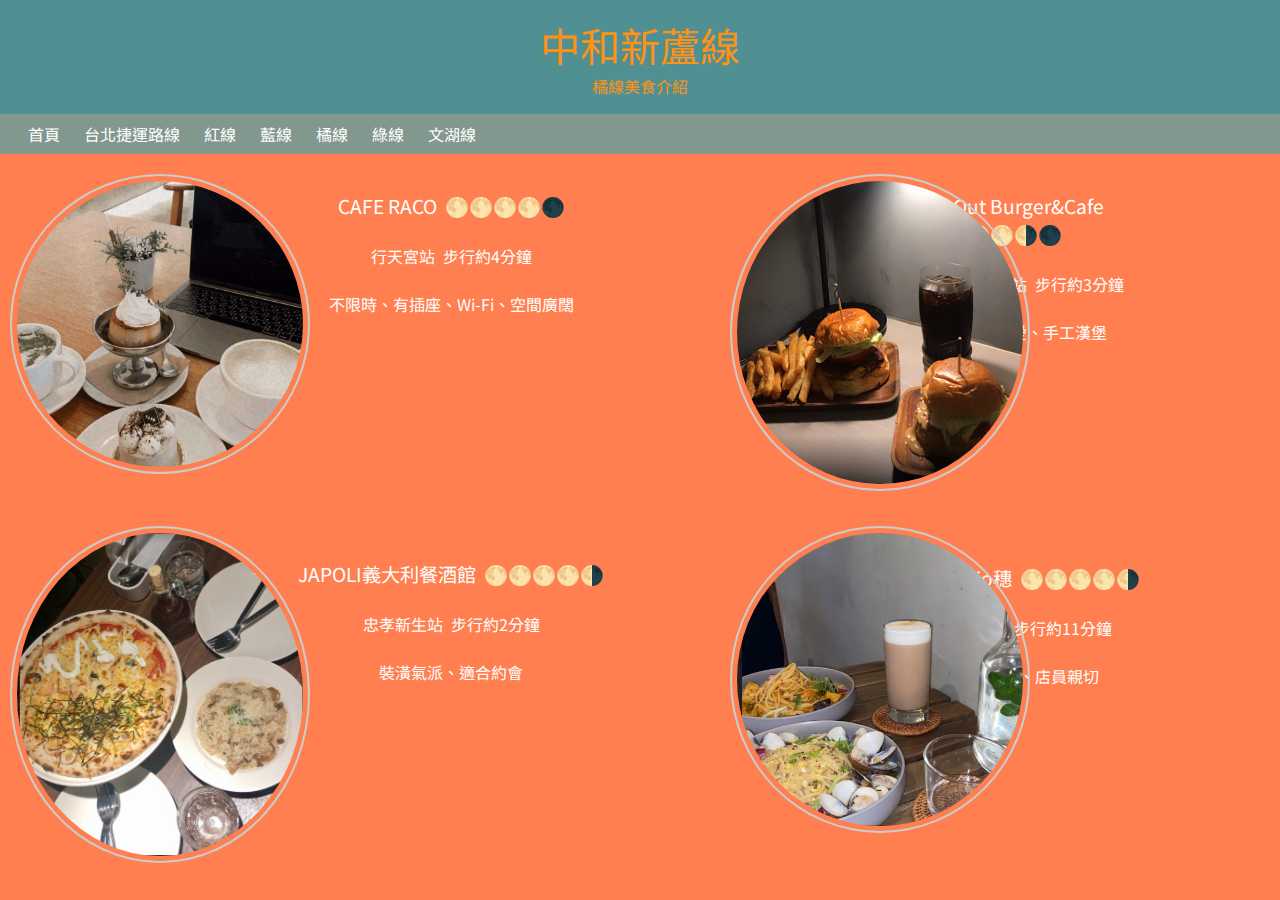
<file: web/Orange.html>
<!DOCTYPE html>
<html lang="en">
<head>
    <meta charset="UTF-8">
    <meta http-equiv="X-UA-Compatible" content="IE=edge">
    <meta name="viewport" content="width=device-width, initial-scale=1.0">
    <title>Web</title>
    <meta name="description" content="本網頁推薦約會餐廳">
    <link rel="preconnect" href="https://fonts.googleapis.com"> 
    <link rel="preconnect" href="https://fonts.gstatic.com" crossorigin> 
    <link href="https://fonts.googleapis.com/css2?family=Noto+Sans+TC&display=swap" rel="stylesheet">
    <link rel="stylesheet" href="Redline.css" />
</head>
<body  style="background-color: coral;"  >
    <header>
        <h1 style="color: rgb(255, 146, 21); text-align: center;" class="headerTitle">中和新蘆線</h1>
        <h3 style="color: rgb(255, 146, 21);  text-align: center;" class="headerText">橘線美食介紹</h3>
    </header>
    <nav>
        <ul >
            <li><a href="./index.html">首頁</a></li>
            <li><a href="./metro.html">台北捷運路線</a></li>
            <li><a href="./Redline.html">紅線</a></li>
            <li><a href="./Blueline.html">藍線</a></li>
            <li><a href="#">橘線</a></li>
            <li><a href="./Greenline.html">綠線</a></li>
            <li><a href="./Brownline.html">文湖線</a></li>
        </ul>
    </nav>
    <main>
      <section class="left">
         <div class="text">
          <span style="color: white; font-size: larger;">
            <br>CAFE RACO &nbsp;🌕🌕🌕🌕🌑<br>
          </span>
          <br>
          <p>行天宮站 &nbsp;步行約4分鐘</p>
          <br>
          <p>不限時、有插座、Wi-Fi、空間廣闊</p>

          <br><br><br><br><br><br><br><br><br>
          <span style="color: white; font-size: larger;">
            <br>JAPOLI義大利餐酒館 &nbsp;🌕🌕🌕🌕🌗<br>
           </span>
           <br>
          <p>忠孝新生站 &nbsp;步行約2分鐘</p>
          <br>
          <p>裝潢氣派、適合約會</p>
        </div>
      </section>
      <section class="right">
        <div class="text2">
          <span style="color: white; font-size: larger;">
            <br>TakeOut Burger&Cafe &nbsp;&nbsp;&nbsp;&nbsp;&nbsp;&nbsp;&nbsp;&nbsp;🌕🌕🌕🌗🌑<br>
          </span>
          <br>
          <p>民權西路站 &nbsp;步行約3分鐘</p>
          <br>
          <p>店貓可愛、手工漢堡</p>

          <br><br><br><br><br><br><br><br>
          <span style="color: white; font-size: larger;">
            <br>suistudio穗 &nbsp;🌕🌕🌕🌕🌗<br>
           </span>
           <br>
          <p>三重站 &nbsp;步行約11分鐘</p>
          <br>
          <p>工業風、店員親切</p>
      </div>
      </section>
    
    <section class="pic">
  
        <div class="container">
            <div class="card">
              <img src="./photo/raco cafe.JPG" style="border:2px #ccc solid;padding:5px; " alt="">
              <div class="info">
                    <input type="button" value="viewmore" onclick="location.href='https://www.facebook.com/CAFERACO/'"> 
                <p>raco cafe</p>
              </div>
            </div>
            
            <div class="card">
              <img src="./photo/takeout (2).png" style="border:2px #ccc solid;padding:5px; margin-left: 400px;" alt="">
              <div class="info" style="margin-left: 400px;">
                <input type="button" value="viewmore" onclick="location.href='https://m.facebook.com/takeoutburger2/'"> 
                <p>takeout</p>
              </div>
            </div>
            
            <div class="card">
              <img src="./photo/JAPOLI.png" style="border:2px #ccc solid;padding:5px; "alt="">
              <div class="info" >
                <input type="button" value="viewmore" onclick="location.href='https://www.facebook.com/japoli.kingsknow/'"> 
                <p>JAPOLI</p>
              </div>
            </div>

            <div class="card">
                <img src="./photo/穗 (3).png" style="border:2px #ccc solid;padding:5px; margin-left: 400px;"alt="">
                <div class="info"style="margin-left: 400px;">
                  <input type="button" value="viewmore" onclick="location.href='https://www.facebook.com/saucebyed/'"> 
                  <p>suistudio穗</p>
                </div>
              </div>
            </div>
        </section>
    </main>
    
    </body>
</file>
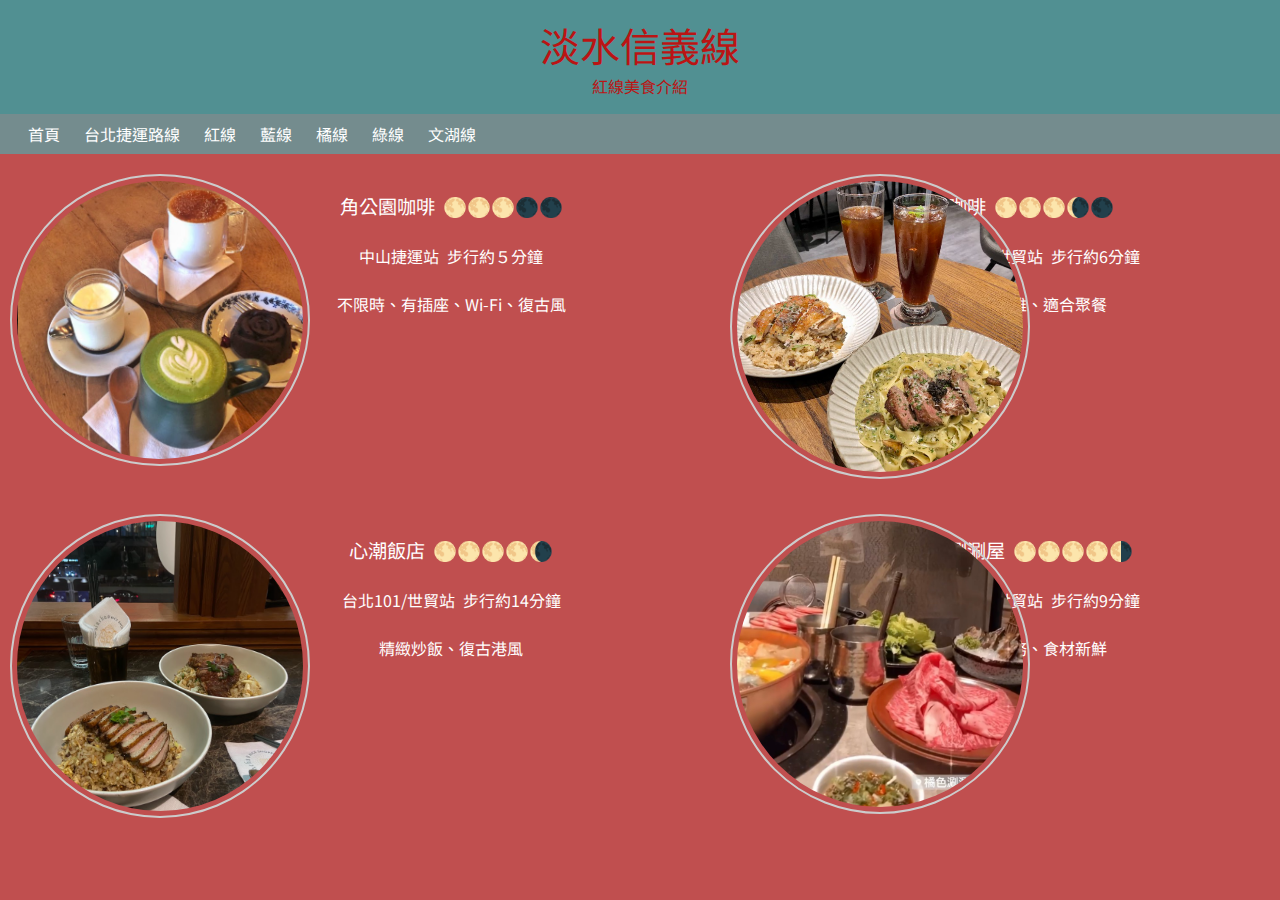
<file: web/Redline.html>
<!DOCTYPE html>
<html lang="en">
<head>
    <meta charset="UTF-8">
    <meta http-equiv="X-UA-Compatible" content="IE=edge">
    <meta name="viewport" content="width=device-width, initial-scale=1.0">
    <title>Web</title>
    <meta name="description" content="本網頁推薦約會餐廳">
    <link rel="preconnect" href="https://fonts.googleapis.com"> 
    <link rel="preconnect" href="https://fonts.gstatic.com" crossorigin> 
    <link href="https://fonts.googleapis.com/css2?family=Noto+Sans+TC&display=swap" rel="stylesheet">
    <link rel="stylesheet" href="Redline.css" />
</head>
<body  style="background-color: rgb(192, 79, 79);"  >
    <header>
        <h1 style="color: rgb(187, 20, 20); text-align: center;  text-align: center;"  class="headerTitle" >淡水信義線</h1>
        <h3 style="color: rgb(187, 20, 20); text-align: center;  text-align: center;" class="headerText">紅線美食介紹</h3>
    </header>
    <nav>
        <ul >
            <li><a href="./index.html">首頁</a></li>
            <li><a href="./metro.html">台北捷運路線</a></li>
            <li><a href="#">紅線</a></li>
            <li><a href="./Blueline.html">藍線</a></li>
            <li><a href="./Orange.html">橘線</a></li>
            <li><a href="./Greenline.html">綠線</a></li>
            <li><a href="./Brownline.html">文湖線</a></li>
        </ul>
    </nav>
    <main>
      <section class="left">
         <div class="text">
          <span style="color: white; font-size: larger;">
            <br>角公園咖啡 &nbsp;🌕🌕🌕🌑🌑<br>
          </span>
          <br>
          <p>中山捷運站 &nbsp;步行約５分鐘</p>
          <br>
          <p>不限時、有插座、Wi-Fi、復古風</p>

          <br><br><br><br><br><br><br><br>
          <span style="color: white; font-size: larger;">
            <br>心潮飯店 &nbsp;🌕🌕🌕🌕🌘<br>
           </span>
           <br>
          <p>台北101/世貿站 &nbsp;步行約14分鐘</p>
          <br>
          <p>精緻炒飯、復古港風</p>
        </div>
      </section>
      <section class="right">
        <div class="text2">
          <span style="color: white; font-size: larger;">
            <br>黑浮咖啡 &nbsp;🌕🌕🌕🌘🌑<br>
          </span>
          <br>
          <p>台北101/世貿站 &nbsp;步行約6分鐘</p>
          <br>
          <p>裝潢典雅、適合聚餐</p>

          <br><br><br><br><br><br><br><br>
          <span style="color: white; font-size: larger;">
            <br>橘色涮涮屋 &nbsp;🌕🌕🌕🌕🌗<br>
           </span>
           <br>
          <p>台北101/世貿站 &nbsp;步行約9分鐘</p>
          <br>
          <p>桌邊服務、食材新鮮</p>
      </div>
      </section>
    
    <section class="pic">
        <div class="container">
            <div class="card">
              <img src="./photo/角公園 (2).png" style="border:2px #ccc solid;padding:5px; " alt="">
              <div class="info">
                <input type="button" value="viewmore" onclick="location.href='https://www.facebook.com/trianglegardencafe/'">
                <p>角公園咖啡</p>
              </div>
            </div>
            
            <div class="card">
              <img src="./photo/黑浮 (2).png" style="border:2px #ccc solid;padding:5px; margin-left: 400px;" alt="">
              <div class="info" style="margin-left: 400px;">
                <input type="button" value="viewmore" onclick="location.href='https://www.reve-cafe.com/'">
                <p>黑浮</p>
              </div>
            </div>
            
            <div class="card">
              <img src="./photo/心潮.png" style="border:2px #ccc solid;padding:5px; "alt="">
              <div class="info">
                <input type="button" value="viewmore" onclick="location.href='https://www.facebook.com/sinchaoriceshoppe/'">                
                <p>心潮飯店</p>
              </div>
            </div>

            <div class="card">
                <img src="./photo/橘色.jpg" style="border:2px #ccc solid;padding:5px; margin-left: 400px;"alt="">
                <div class="info"style="margin-left: 400px;">
                  <input type="button" value="viewmore" onclick="location.href='https://orangeshabushabu.com/zh-TW'">                  
                  <p>橘色涮涮鍋</p>
                </div>
              </div>
            </div>
    </section>   
  </main>     
              
    </body>
</file>
<file: Redline.css>
* {
  padding: 0;
  margin: 0;
  box-sizing: border-box;
  font-family: "Noto Sans TC", sans-serif;
}
h1,
h2,
h3,
h4,
h5,
h6 {
  font-weight: normal;
}
.headerTitle {
  font-size: 2.5rem;
  color: aliceblue;
}
.headerText {
  font-size: 1rem;
  color: aliceblue;
}
header {
  background-color: rgb(81, 144, 146);
  width: 100%;
  padding: 1rem;
}
nav {
  background-color: rgba(95, 158, 160, 0.781);
}
nav ul {
  display: flex;
  padding-left: 1rem;
  list-style-type: none;
}
nav ul li {
  display: flex;
}
nav ul li a {
  padding: 0.5rem 0.75rem;
  color: white;
  text-decoration: none;
  transition: all 0.25s ease;
}
nav ul li a:hover {
  background-color: grey;
}
main {
  width: 100%;
  display: flex;
  flex-wrap: wrap;
}
body {
  background: url(http://insightreport.debeersgroup.com/_images/backgrounds/global-consumer-demand-bg.jpg);
}
.container {
  width: 800px;
  position: relative;
}
.card {
  /* 設定父親定位點 */
  position: relative;
  width: 300px;
  float: left;
  margin: 10px;
  margin-top: 20px;
}
.container2 {
  width: 800px;
  position: relative;
}
.card2 {
  /* 設定父親定位點 */
  position: relative;
  width: 300px;
  float: left;
  margin: 10px;
  margin-top: 20px;
}
img {
  width: 100%;
  height: 100%;
  border-radius: 50%;
}
.info {
  /*   display: none; */
  opacity: 0;
  position: absolute;
  box-sizing: border-box;
  background-color: rgba(0, 0, 0, 0.3);
  top: 0;
  width: 100%;
  height: 100%;
  text-align: center;
  padding-top: 40px;
  border-radius: 50%;
}
.info p {
  color: #fff;
}
.info:hover {
  opacity: 1;
}
section.left {
  flex: 1 1 550px;
  text-align: center;
}
section.right p,
section.left p {
  text-align: center;
  color: white;
}
section.right {
  display: flex;
  flex-direction: column;
  align-items: center;
  flex: 1 1 250px;
}
section.pic {
  margin-top: 0rem;
  align-items: initial;
}
.text {
  position: absolute;
  width: 900px;
  float: right;
  margin: 1px;
  margin-top: 10px;
}
.text2 {
  position: absolute;
  width: 250px;
  float: right;
  margin: 1px;
  margin-top: 10px;
}
</file>
<file: style2.css>
* {
  padding: 0;
  margin: 0;
  box-sizing: border-box;
  font-family: "Noto Sans TC", sans-serif;
}
h1,
h2,
h3,
h4,
h5,
h6 {
  font-weight: normal;
}
.headerTitle {
  font-size: 2.5rem;
  color: aliceblue;
}
.headerText {
  font-size: 1rem;
  color: aliceblue;
}
header {
  background-color: rgb(81, 144, 146);
  width: 100%;
  padding: 1rem;
}
nav {
  background-color: rgba(95, 158, 160, 0.781);
}
nav ul {
  display: flex;
  padding-left: 1rem;
  list-style-type: none;
}
nav ul li {
  display: flex;
}
nav ul li a {
  padding: 0.5rem 0.75rem;
  color: white;
  text-decoration: none;
  transition: all 0.25s ease;
}
nav ul li a:hover {
  background-color: grey;
}
main {
  width: 100%;
  display: flex;
  flex-wrap: wrap;
}
section.left,
section.right {
  padding: 1.5rem;
}
section.left p {
  width: 200px;
  padding: 1.5rem;
  font-size: 1.5rem;
  color: white;
}
section.right p {
  width: 850px;
  padding: 1rem;
  font-size: 1.5rem;
  color: white;
}
section.left h2,
section.right h2 {
  text-align: center;
  width: 100%;
  height: 50px;
  font-size: 1.5rem;
}
section.left {
  flex: 1 1 70px;
  text-align: left;
}
section.right {
  display: flex;
  flex-direction: column;
  align-items: left;
  flex: 2 1 1000px;
}
section.right p {
  display: flex;
  margin: 1rem 0rem;
}
section.left div {
  display: flex;
  flex-direction: column;
  align-items: center;
  margin: 1rem;
}
</file>
<file: web/Redline.css>
* {
  padding: 0;
  margin: 0;
  box-sizing: border-box;
  font-family: "Noto Sans TC", sans-serif;
}
h1,
h2,
h3,
h4,
h5,
h6 {
  font-weight: normal;
}
.headerTitle {
  font-size: 2.5rem;
  color: aliceblue;
}
.headerText {
  font-size: 1rem;
  color: aliceblue;
}
header {
  background-color: rgb(81, 144, 146);
  width: 100%;
  padding: 1rem;
}
nav {
  background-color: rgba(95, 158, 160, 0.781);
}
nav ul {
  display: flex;
  padding-left: 1rem;
  list-style-type: none;
}
nav ul li {
  display: flex;
}
nav ul li a {
  padding: 0.5rem 0.75rem;
  color: white;
  text-decoration: none;
  transition: all 0.25s ease;
}
nav ul li a:hover {
  background-color: grey;
}
main {
  width: 100%;
  display: flex;
  flex-wrap: wrap;
}
body {
  background: url(http://insightreport.debeersgroup.com/_images/backgrounds/global-consumer-demand-bg.jpg);
}
.container {
  width: 800px;
  position: relative;
}
.card {
  /* 設定父親定位點 */
  position: relative;
  width: 300px;
  float: left;
  margin: 10px;
  margin-top: 20px;
}
.container2 {
  width: 800px;
  position: relative;
}
.card2 {
  /* 設定父親定位點 */
  position: relative;
  width: 300px;
  float: left;
  margin: 10px;
  margin-top: 20px;
}
img {
  width: 100%;
  height: 100%;
  border-radius: 50%;
}
.info {
  /*   display: none; */
  opacity: 0;
  position: absolute;
  box-sizing: border-box;
  background-color: rgba(0, 0, 0, 0.3);
  top: 0;
  width: 100%;
  height: 100%;
  text-align: center;
  padding-top: 40px;
  border-radius: 50%;
}
.info p {
  color: #fff;
}
.info:hover {
  opacity: 1;
}
section.left {
  flex: 1 1 550px;
  text-align: center;
}
section.right p,
section.left p {
  text-align: center;
  color: white;
}
section.right {
  display: flex;
  flex-direction: column;
  align-items: center;
  flex: 1 1 250px;
}
section.pic {
  margin-top: 0rem;
  align-items: initial;
}
.text {
  position: absolute;
  width: 900px;
  float: right;
  margin: 1px;
  margin-top: 10px;
}
.text2 {
  position: absolute;
  width: 250px;
  float: right;
  margin: 1px;
  margin-top: 10px;
}
</file>
<file: web/style2.css>
* {
  padding: 0;
  margin: 0;
  box-sizing: border-box;
  font-family: "Noto Sans TC", sans-serif;
}
h1,
h2,
h3,
h4,
h5,
h6 {
  font-weight: normal;
}
.headerTitle {
  font-size: 2.5rem;
  color: aliceblue;
}
.headerText {
  font-size: 1rem;
  color: aliceblue;
}
header {
  background-color: rgb(81, 144, 146);
  width: 100%;
  padding: 1rem;
}
nav {
  background-color: rgba(95, 158, 160, 0.781);
}
nav ul {
  display: flex;
  padding-left: 1rem;
  list-style-type: none;
}
nav ul li {
  display: flex;
}
nav ul li a {
  padding: 0.5rem 0.75rem;
  color: white;
  text-decoration: none;
  transition: all 0.25s ease;
}
nav ul li a:hover {
  background-color: grey;
}
main {
  width: 100%;
  display: flex;
  flex-wrap: wrap;
}
section.left,
section.right {
  padding: 1.5rem;
}
section.left p {
  width: 200px;
  padding: 1.5rem;
  font-size: 1.5rem;
  color: white;
}
section.right p {
  width: 850px;
  padding: 1rem;
  font-size: 1.5rem;
  color: white;
}
section.left h2,
section.right h2 {
  text-align: center;
  width: 100%;
  height: 50px;
  font-size: 1.5rem;
}
section.left {
  flex: 1 1 70px;
  text-align: left;
}
section.right {
  display: flex;
  flex-direction: column;
  align-items: left;
  flex: 2 1 1000px;
}
section.right p {
  display: flex;
  margin: 1rem 0rem;
}
section.left div {
  display: flex;
  flex-direction: column;
  align-items: center;
  margin: 1rem;
}
</file>
